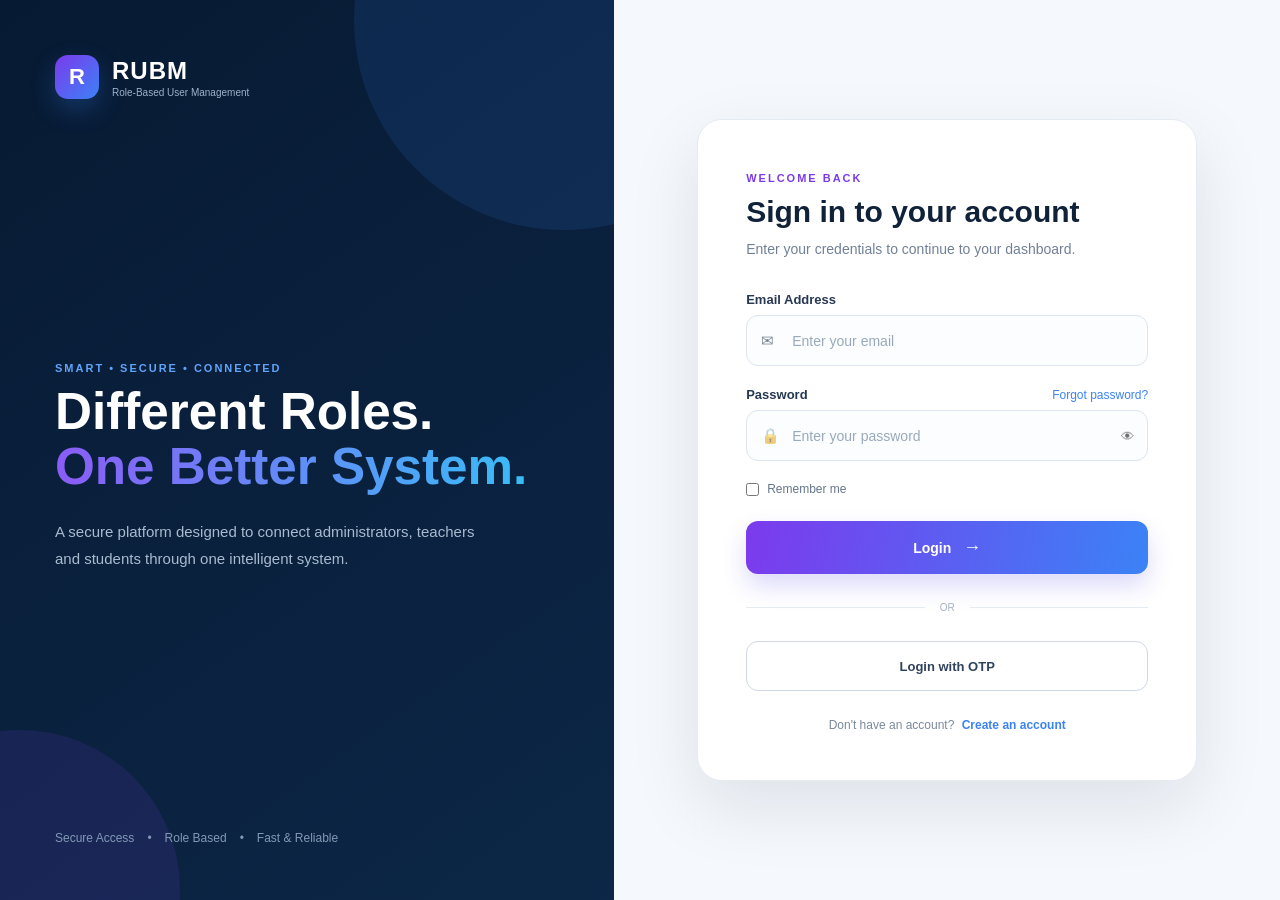
<file: frontend/index.html>
<!DOCTYPE html>
<html lang="en">
<head>
    <meta charset="UTF-8">
    <meta name="viewport" content="width=device-width, initial-scale=1.0">

    <title>RUBM | Login</title>

    <link rel="stylesheet" href="css/style.css">
</head>

<body>

    <div class="login-page">

        <!-- Left Branding Section -->
        <section class="brand-section">

            <div class="brand-logo">
                <div class="logo-icon">R</div>
                <div>
                    <h1>RUBM</h1>
                    <p>Role-Based User Management</p>
                </div>
            </div>

            <div class="brand-content">
                <span class="small-label">SMART • SECURE • CONNECTED</span>

                <h2>
                    Different Roles.<br>
                    <span>One Better System.</span>
                </h2>

                <p>
                    A secure platform designed to connect
                    administrators, teachers and students
                    through one intelligent system.
                </p>
            </div>

            <div class="brand-footer">
                <span>Secure Access</span>
                <span>•</span>
                <span>Role Based</span>
                <span>•</span>
                <span>Fast & Reliable</span>
            </div>

        </section>


        <!-- Right Login Section -->
        <section class="login-section">

            <div class="login-card">

                <div class="mobile-logo">
                    <div class="logo-icon">R</div>
                    <div>
                        <h1>RUBM</h1>
                        <p>Role-Based User Management</p>
                    </div>
                </div>

                <div class="login-header">
                    <span class="welcome-text">WELCOME BACK</span>

                    <h2>Sign in to your account</h2>

                    <p>
                        Enter your credentials to continue
                        to your dashboard.
                    </p>
                </div>


                <form id="loginForm">

                    <!-- Email -->
                    <div class="input-group">

                        <label for="email">Email Address</label>

                        <div class="input-wrapper">
                            <span class="input-icon">✉</span>

                            <input
                                type="email"
                                id="email"
                                placeholder="Enter your email"
                                required
                            >
                        </div>

                    </div>


                    <!-- Password -->
                    <div class="input-group">

                        <div class="password-label">
                            <label for="password">Password</label>

                            <a href="forgot-password.html">
                                Forgot password?
                            </a>
                        </div>

                        <div class="input-wrapper">

                            <span class="input-icon">🔒</span>

                            <input
                                type="password"
                                id="password"
                                placeholder="Enter your password"
                                required
                            >

                            <button
                                type="button"
                                class="show-password"
                                id="togglePassword"
                            >
                                👁
                            </button>

                        </div>

                    </div>


                    <!-- Remember Me -->
                    <div class="login-options">

                        <label class="remember">
                            <input type="checkbox" id="rememberMe">
                            <span>Remember me</span>
                        </label>

                    </div>


                    <!-- Login Button -->
                    <button
                        type="submit"
                        class="login-button"
                    >
                        <span>Login</span>
                        <span class="arrow">→</span>
                    </button>

                </form>


                <!-- Divider -->
                <div class="divider">
                    <span>OR</span>
                </div>


                <!-- OTP Login -->
                <button
                    type="button"
                    class="otp-button"
                >
                    Login with OTP
                </button>


                <!-- Register -->
                <div class="register-section">

                    <span>Don't have an account?</span>

                    <a href="register.html">
                        Create an account
                    </a>

                </div>

            </div>

        </section>

    </div>


    <script src="js/auth.js"></script>

</body>
</html>
</file>
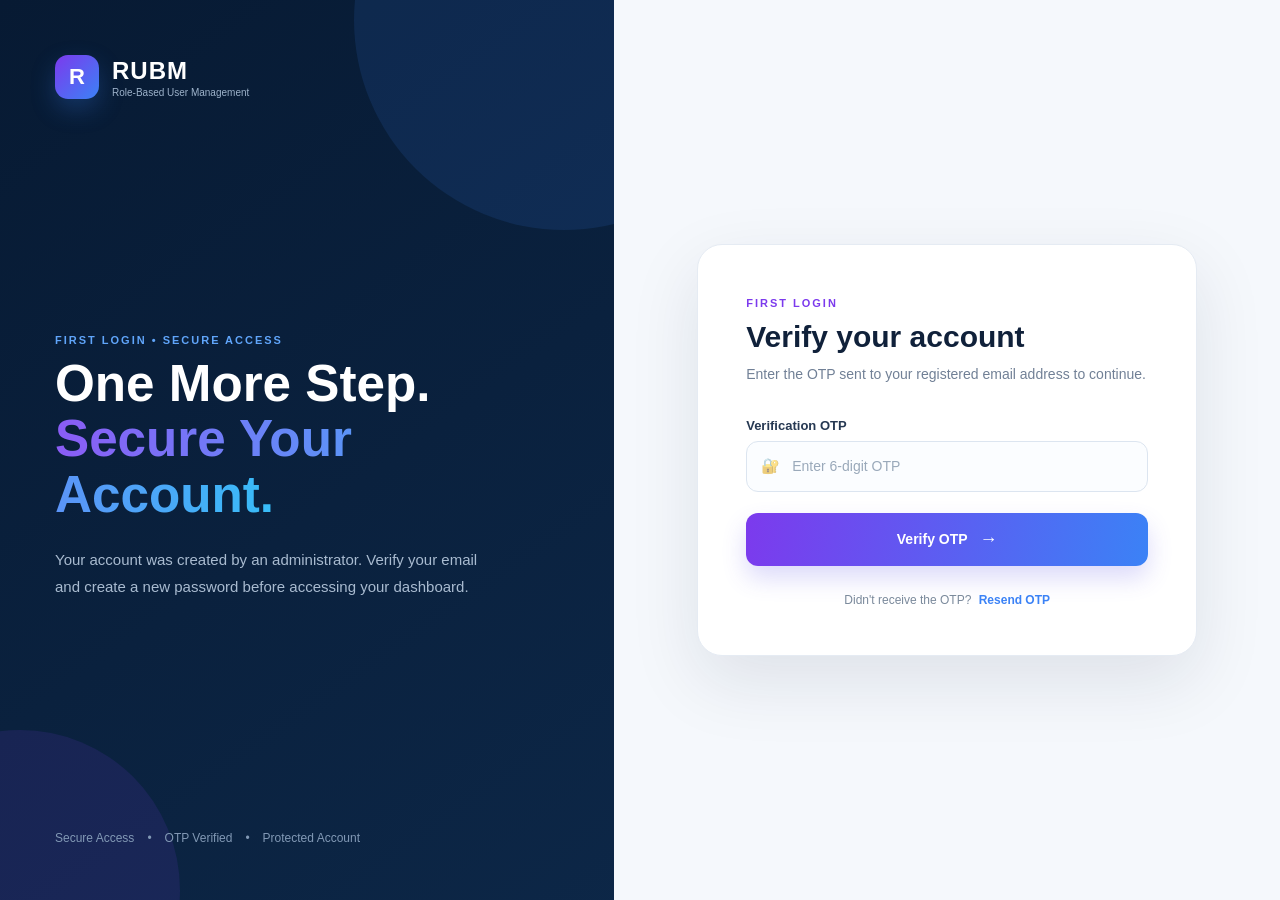
<file: frontend/first-login.html>
<!DOCTYPE html>
<html lang="en">

<head>

    <meta charset="UTF-8">
    <meta name="viewport" content="width=device-width, initial-scale=1.0">

    <title>RUBM | First Login</title>

    <link rel="stylesheet" href="css/style.css">

</head>


<body>

    <div class="login-page">

        <!-- Left Branding Section -->

        <section class="brand-section">

            <div class="brand-logo">

                <div class="logo-icon">R</div>

                <div>

                    <h1>RUBM</h1>

                    <p>
                        Role-Based User Management
                    </p>

                </div>

            </div>


            <div class="brand-content">

                <span class="small-label">
                    FIRST LOGIN • SECURE ACCESS
                </span>

                <h2>

                    One More Step.<br>

                    <span>Secure Your Account.</span>

                </h2>

                <p>

                    Your account was created by an administrator.
                    Verify your email and create a new password
                    before accessing your dashboard.

                </p>

            </div>


            <div class="brand-footer">

                <span>Secure Access</span>

                <span>•</span>

                <span>OTP Verified</span>

                <span>•</span>

                <span>Protected Account</span>

            </div>

        </section>



        <!-- First Login Section -->

        <section class="login-section">

            <div class="login-card">


                <!-- Mobile Logo -->

                <div class="mobile-logo">

                    <div class="logo-icon">R</div>

                    <div>

                        <h1>RUBM</h1>

                        <p>
                            Role-Based User Management
                        </p>

                    </div>

                </div>



                <!-- Header -->

                <div class="login-header">

                    <span class="welcome-text">
                        FIRST LOGIN
                    </span>

                    <h2>
                        Verify your account
                    </h2>

                    <p>
                        Enter the OTP sent to your registered
                        email address to continue.
                    </p>

                </div>



                <!-- OTP Form -->

                <form id="firstLoginOTPForm">


                    <div class="input-group">

                        <label for="otp">
                            Verification OTP
                        </label>

                        <div class="input-wrapper">

                            <span class="input-icon">
                                🔐
                            </span>

                            <input
                                type="text"
                                id="otp"
                                placeholder="Enter 6-digit OTP"
                                maxlength="6"
                                required
                            >

                        </div>

                    </div>



                    <!-- Verify Button -->

                    <button
                        type="submit"
                        class="login-button"
                    >

                        <span>
                            Verify OTP
                        </span>

                        <span class="arrow">
                            →
                        </span>

                    </button>


                </form>



                <!-- Resend -->

                <div class="register-section">

                    <span>
                        Didn't receive the OTP?
                    </span>

                    <a
                        href="#"
                        id="resendFirstLoginOTP"
                    >
                        Resend OTP
                    </a>

                </div>


            </div>

        </section>

    </div>


    <script src="js/first-login.js?v=2"></script>

</body>

</html>
</file>
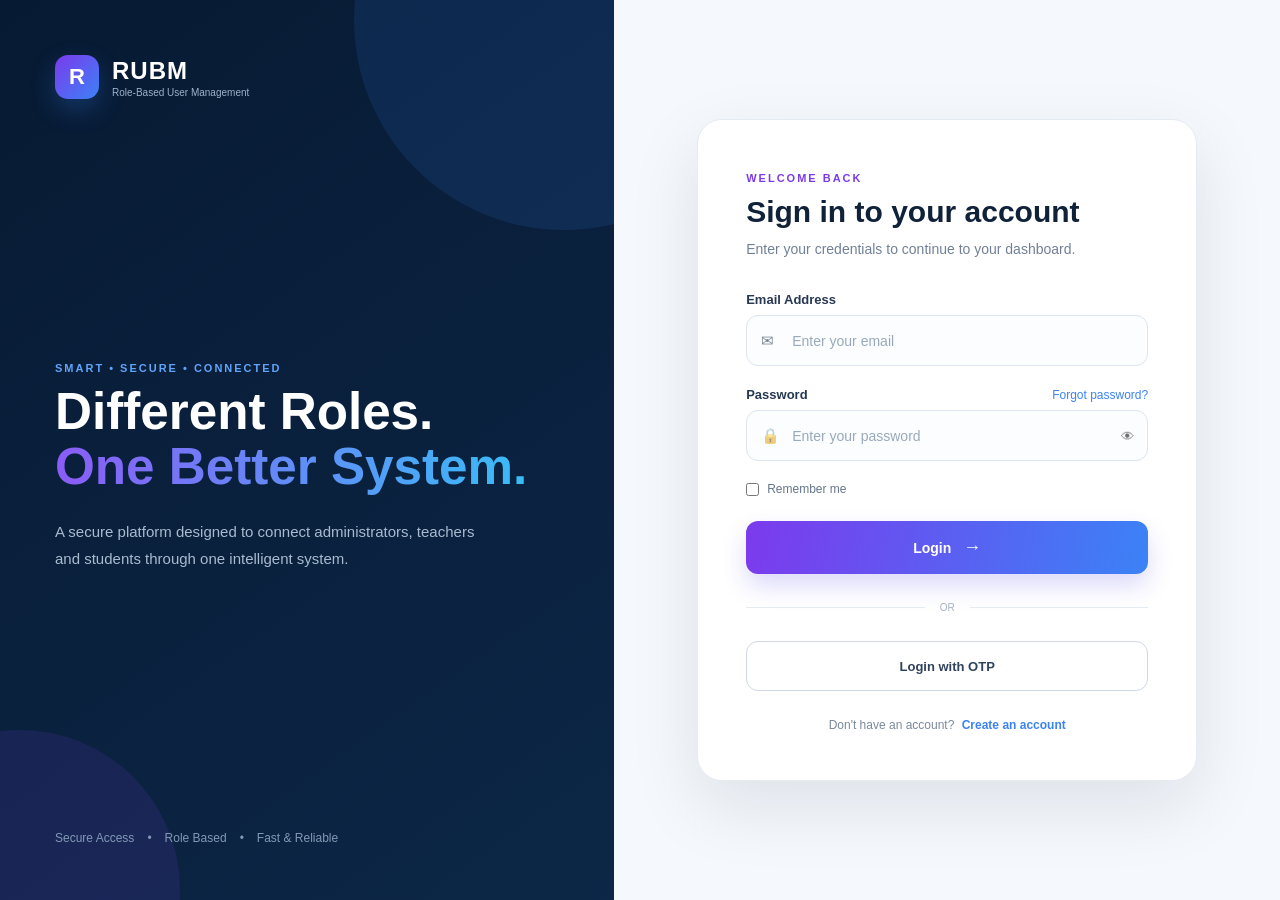
<file: frontend/student/dashboard.html>
<!DOCTYPE html>
<html lang="en">

<head>

    <meta charset="UTF-8">

    <meta
        name="viewport"
        content="width=device-width, initial-scale=1.0"
    >

    <title>RUBM | Student Dashboard</title>

    <link
        rel="stylesheet"
        href="../css/style.css"
    >

</head>


<body>

    <div class="dashboard-page">

        <!-- ================================
             HEADER
        ================================= -->

        <header class="dashboard-header">

            <div class="dashboard-logo">

                <div class="logo-icon">
                    R
                </div>

                <div>

                    <h1>
                        RUBM
                    </h1>

                    <p>
                        Role-Based User Management
                    </p>

                </div>

            </div>


            <div class="dashboard-user">

                <span class="role-badge">
                    STUDENT
                </span>

                <button
                    id="logoutButton"
                    class="logout-button"
                >
                    Logout
                </button>

            </div>

        </header>


        <!-- ================================
             MAIN CONTENT
        ================================= -->

        <main class="dashboard-content">

            <div class="dashboard-heading">

                <span class="small-label">
                    STUDENT PORTAL
                </span>

                <h2>
                    Welcome back 👋
                </h2>

                <p>
                    View your profile and assigned teacher
                    information.
                </p>

            </div>


            <!-- ================================
                 PROFILE SECTION
            ================================= -->

            <section class="dashboard-grid">


                <!-- STUDENT PROFILE -->

                <div class="dashboard-card">

                    <div class="card-header">

                        <div>

                            <span class="card-label">
                                MY PROFILE
                            </span>

                            <h3>
                                Student Information
                            </h3>

                        </div>

                        <div class="card-icon">
                            👤
                        </div>

                    </div>


                    <div class="profile-info">

                        <div class="info-item">

                            <span>
                                Full Name
                            </span>

                            <strong id="studentName">
                                Loading...
                            </strong>

                        </div>


                        <div class="info-item">

                            <span>
                                Email
                            </span>

                            <strong id="studentEmail">
                                Loading...
                            </strong>

                        </div>


                        <div class="info-item">

                            <span>
                                Phone
                            </span>

                            <strong id="studentPhone">
                                Loading...
                            </strong>

                        </div>


                        <div class="info-item">

                            <span>
                                Date of Birth
                            </span>

                            <strong id="studentDob">
                                Loading...
                            </strong>

                        </div>


                        <div class="info-item">

                            <span>
                                Standard
                            </span>

                            <strong id="studentStandard">
                                Loading...
                            </strong>

                        </div>

                    </div>

                </div>


                <!-- ================================
                     TEACHER INFORMATION
                ================================= -->

                <div class="dashboard-card">

                    <div class="card-header">

                        <div>

                            <span class="card-label">
                                MY TEACHER
                            </span>

                            <h3>
                                Assigned Teacher
                            </h3>

                        </div>

                        <div class="card-icon">
                            👨‍🏫
                        </div>

                    </div>


                    <div
                        id="teacherInfo"
                        class="profile-info"
                    >

                        <div class="info-item">

                            <span>
                                Teacher Name
                            </span>

                            <strong id="teacherName">
                                Loading...
                            </strong>

                        </div>


                        <div class="info-item">

                            <span>
                                Email
                            </span>

                            <strong id="teacherEmail">
                                Loading...
                            </strong>

                        </div>


                        <div class="info-item">

                            <span>
                                Subject
                            </span>

                            <strong id="teacherSubject">
                                Loading...
                            </strong>

                        </div>

                    </div>

                </div>


            </section>


            <!-- ================================
                 READ ONLY NOTICE
            ================================= -->

            <div class="dashboard-notice">

                <span class="notice-icon">
                    🔒
                </span>

                <div>

                    <strong>
                        Read-only access
                    </strong>

                    <p>
                        Students can view their own profile
                        and assigned teacher information.
                    </p>

                </div>

            </div>

        </main>

    </div>


    <!-- ================================
         JAVASCRIPT
    ================================= -->

    <script src="../js/student-dashboard.js"></script>

</body>

</html>
</file>
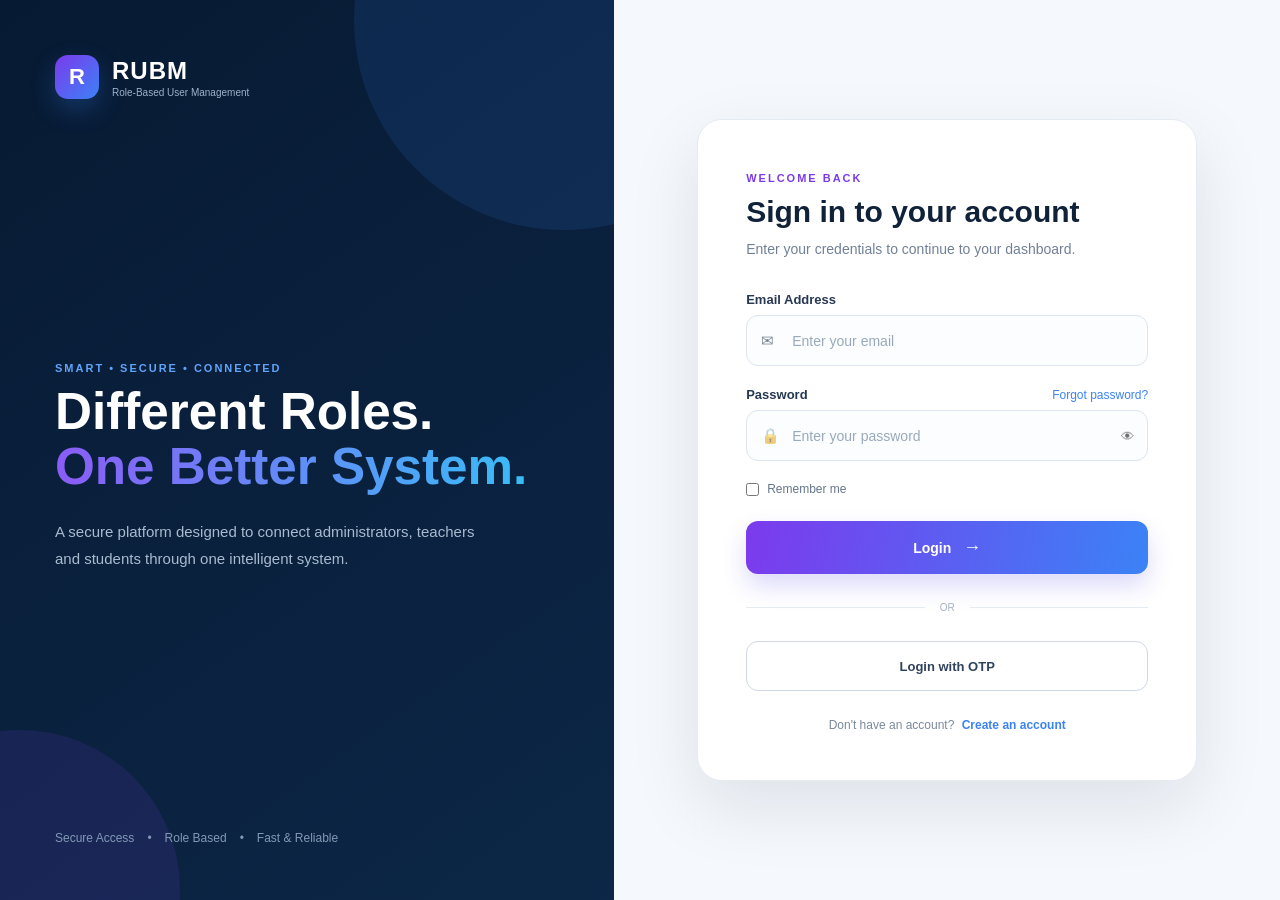
<file: frontend/teacher/dashboard.html>
<!DOCTYPE html>
<html lang="en">

<head>

    <meta charset="UTF-8">

    <meta
        name="viewport"
        content="width=device-width, initial-scale=1.0"
    >

    <title>RUBM | Teacher Dashboard</title>

    <link
        rel="stylesheet"
        href="../css/style.css"
    >

</head>


<body>

    <div class="dashboard-page">

        <!-- =================================
             HEADER
        ================================== -->

        <header class="dashboard-header">

            <div class="dashboard-logo">

                <div class="logo-icon">
                    R
                </div>

                <div>

                    <h1>
                        RUBM
                    </h1>

                    <p>
                        Role-Based User Management
                    </p>

                </div>

            </div>


            <div class="dashboard-user">

                <span class="role-badge">
                    TEACHER
                </span>

                <button
                    id="logoutButton"
                    class="logout-button"
                >
                    Logout
                </button>

            </div>

        </header>


        <!-- =================================
             MAIN CONTENT
        ================================== -->

        <main class="dashboard-content">


            <!-- PAGE HEADING -->

            <div class="dashboard-heading">

                <span class="small-label">
                    TEACHER PORTAL
                </span>

                <h2>
                    Welcome back 👋
                </h2>

                <p>
                    Manage and view the students assigned
                    to you.
                </p>

            </div>


            <!-- =================================
                 STUDENT SECTION
            ================================== -->

            <section class="dashboard-card teacher-students-card">

                <div class="card-header">

                    <div>

                        <span class="card-label">
                            MY STUDENTS
                        </span>

                        <h3>
                            Assigned Students
                        </h3>

                    </div>

                    <div class="card-icon">
                        👨‍🎓
                    </div>

                </div>


                <!-- STUDENT LIST -->

                <div
                    id="studentsContainer"
                    class="students-container"
                >

                    <div class="student-loading">

                        <div class="loading-spinner"></div>

                        <p>
                            Loading students...
                        </p>

                    </div>

                </div>

            </section>


            <!-- =================================
                 ACCESS NOTICE
            ================================== -->

            <div class="dashboard-notice">

                <span class="notice-icon">
                    🔐
                </span>

                <div>

                    <strong>
                        Teacher access
                    </strong>

                    <p>
                        You can view and update only the
                        students assigned to you.
                        Student deletion is not permitted.
                    </p>

                </div>

            </div>


        </main>


        <!-- =================================
             STUDENT EDIT MODAL
        ================================== -->

        <div
            id="studentModal"
            class="student-modal"
        >

            <div class="student-modal-content">


                <!-- MODAL HEADER -->

                <div class="student-modal-header">

                    <div>

                        <span class="card-label">
                            STUDENT PROFILE
                        </span>

                        <h3>
                            View / Edit Student
                        </h3>

                    </div>


                    <button
                        type="button"
                        id="closeStudentModal"
                        class="modal-close-button"
                    >
                        ×
                    </button>

                </div>


                <!-- =================================
                     STUDENT EDIT FORM
                ================================== -->

                <form id="studentEditForm">

                    <input
                        type="hidden"
                        id="editStudentId"
                    >


                    <div class="modal-form-grid">


                        <!-- FULL NAME -->

                        <div class="input-group">

                            <label for="editFullName">
                                Full Name
                            </label>

                            <input
                                type="text"
                                id="editFullName"
                                required
                            >

                        </div>


                        <!-- EMAIL -->

                        <div class="input-group">

                            <label for="editEmail">
                                Email
                            </label>

                            <input
                                type="email"
                                id="editEmail"
                                required
                            >

                        </div>


                        <!-- PHONE -->

                        <div class="input-group">

                            <label for="editPhone">
                                Phone
                            </label>

                            <input
                                type="text"
                                id="editPhone"
                                required
                            >

                        </div>


                        <!-- DATE OF BIRTH -->

                        <div class="input-group">

                            <label for="editDob">
                                Date of Birth
                            </label>

                            <input
                                type="date"
                                id="editDob"
                                required
                            >

                        </div>


                        <!-- STANDARD -->

                        <div class="input-group">

                            <label for="editStandard">
                                Standard
                            </label>

                            <input
                                type="text"
                                id="editStandard"
                                required
                            >

                        </div>

                    </div>


                    <!-- =================================
                         MODAL ACTIONS
                    ================================== -->

                    <div class="modal-actions">

                        <button
                            type="button"
                            id="cancelStudentEdit"
                            class="modal-cancel-button"
                        >
                            Cancel
                        </button>


                        <button
                            type="submit"
                            class="student-action-button modal-save-button"
                        >
                            Save Changes
                        </button>

                    </div>

                </form>

            </div>

        </div>


    </div>


    <!-- =================================
         JAVASCRIPT
    ================================== -->

    <script src="../js/teacher-dashboard.js"></script>

</body>

</html>
</file>
<file: frontend/css/style.css>
* {
    margin: 0;
    padding: 0;
    box-sizing: border-box;
}

:root {
    --navy: #071a33;
    --navy-light: #0d2849;
    --blue: #3b82f6;
    --purple: #7c3aed;
    --text: #10213a;
    --muted: #718096;
    --border: #dce5f0;
    --white: #ffffff;
}

body {
    font-family: "Segoe UI", Arial, sans-serif;
    background: var(--navy);
    color: var(--text);
}

button,
input {
    font-family: inherit;
}


/* ================================
   MAIN PAGE
================================ */

.login-page {
    min-height: 100vh;
    display: grid;
    grid-template-columns: 48% 52%;
}


/* ================================
   BRAND SECTION
================================ */

.brand-section {
    position: relative;
    overflow: hidden;
    padding: 55px;
    display: flex;
    flex-direction: column;
    justify-content: space-between;

    background:
        linear-gradient(
            145deg,
            rgba(7, 26, 51, 0.96),
            rgba(13, 40, 73, 0.90)
        );
}


/* Decorative circles */

.brand-section::before,
.brand-section::after {
    content: "";
    position: absolute;
    border-radius: 50%;
    pointer-events: none;
}

.brand-section::before {
    width: 420px;
    height: 420px;
    top: -190px;
    right: -160px;
    background: rgba(59, 130, 246, 0.12);
}

.brand-section::after {
    width: 320px;
    height: 320px;
    bottom: -150px;
    left: -140px;
    background: rgba(124, 58, 237, 0.12);
}


/* ================================
   LOGO
================================ */

.brand-logo,
.mobile-logo {
    display: flex;
    align-items: center;
    gap: 13px;
    position: relative;
    z-index: 2;
}

.logo-icon {
    width: 44px;
    height: 44px;
    border-radius: 13px;

    display: flex;
    align-items: center;
    justify-content: center;

    background: linear-gradient(
        135deg,
        var(--purple),
        var(--blue)
    );

    color: white;
    font-size: 22px;
    font-weight: 800;

    box-shadow: 0 10px 25px rgba(59, 130, 246, 0.25);
}

.brand-logo h1,
.mobile-logo h1 {
    color: white;
    font-size: 24px;
    letter-spacing: 1px;
}

.brand-logo p,
.mobile-logo p {
    font-size: 10px;
    color: #9db2ca;
    margin-top: 2px;
}


/* ================================
   BRAND CONTENT
================================ */

.brand-content {
    position: relative;
    z-index: 2;
    max-width: 520px;
}

.small-label {
    display: inline-block;
    color: #8fb7ff;
    font-size: 11px;
    font-weight: 700;
    letter-spacing: 2px;
    margin-bottom: 22px;
}

.brand-content h2 {
    color: white;
    font-size: clamp(38px, 4vw, 58px);
    line-height: 1.08;
    margin-bottom: 24px;
}

.brand-content h2 span {
    background: linear-gradient(
        90deg,
        #8b5cf6,
        #38bdf8
    );
    background-clip: text;
    -webkit-background-clip: text;
    -webkit-text-fill-color: transparent;
}

.brand-content p {
    max-width: 430px;
    color: #a9bbd0;
    font-size: 15px;
    line-height: 1.8;
}


/* ================================
   BRAND FOOTER
================================ */

.brand-footer {
    position: relative;
    z-index: 2;

    display: flex;
    gap: 13px;

    color: #8299b5;
    font-size: 12px;
}


/* ================================
   LOGIN SECTION
================================ */

.login-section {
    min-height: 100vh;

    display: flex;
    align-items: center;
    justify-content: center;

    padding: 45px;

    background: #f5f8fc;
}


/* ================================
   LOGIN CARD
================================ */

.login-card {
    width: 100%;
    max-width: 500px;

    background: white;

    border: 1px solid #e5ebf3;

    border-radius: 25px;

    padding: 48px;

    box-shadow:
        0 25px 70px rgba(16, 33, 58, 0.10);
}

.mobile-logo {
    display: none;
}


/* ================================
   LOGIN HEADER
================================ */

.login-header {
    margin-bottom: 32px;
}

.welcome-text {
    color: var(--purple);
    font-size: 11px;
    font-weight: 800;
    letter-spacing: 2px;
}

.login-header h2 {
    font-size: 30px;
    margin-top: 9px;
    color: var(--text);
}

.login-header p {
    color: var(--muted);
    font-size: 14px;
    margin-top: 9px;
    line-height: 1.6;
}


/* ================================
   INPUTS
================================ */

.input-group {
    margin-bottom: 21px;
}

.input-group label {
    display: block;
    font-size: 13px;
    font-weight: 650;
    margin-bottom: 8px;
    color: #263852;
}

.input-wrapper {
    position: relative;
}

.input-icon {
    position: absolute;
    left: 15px;
    top: 50%;
    transform: translateY(-50%);

    font-size: 15px;
    opacity: 0.55;

    pointer-events: none;
}

.input-wrapper input {
    width: 100%;
    height: 51px;

    border: 1px solid var(--border);
    border-radius: 12px;

    padding: 0 45px;

    outline: none;

    font-size: 14px;
    color: var(--text);

    background: #fbfdff;

    transition: 0.25s;
}

.input-wrapper input:focus {
    border-color: var(--blue);

    box-shadow:
        0 0 0 4px rgba(59, 130, 246, 0.10);

    background: white;
}

.input-wrapper input::placeholder {
    color: #9aa9ba;
}


/* ================================
   PASSWORD
================================ */

.password-label {
    display: flex;
    justify-content: space-between;
    align-items: center;
}

.password-label label {
    margin-bottom: 8px;
}

.password-label a {
    color: var(--blue);
    font-size: 12px;
    text-decoration: none;
    margin-bottom: 8px;
}

.password-label a:hover {
    text-decoration: underline;
}

.show-password {
    position: absolute;
    right: 14px;
    top: 50%;
    transform: translateY(-50%);

    border: none;
    background: transparent;

    cursor: pointer;

    opacity: 0.55;
}

.show-password:hover {
    opacity: 1;
}


/* ================================
   REMEMBER ME
================================ */

.login-options {
    margin: 5px 0 25px;
}

.remember {
    display: flex;
    align-items: center;
    gap: 8px;

    color: #65758b;
    font-size: 12px;

    cursor: pointer;
}

.remember input {
    accent-color: var(--blue);
}


/* ================================
   LOGIN BUTTON
================================ */

.login-button {
    width: 100%;
    height: 53px;

    border: none;
    border-radius: 12px;

    background:
        linear-gradient(
            100deg,
            var(--purple),
            var(--blue)
        );

    color: white;

    font-size: 14px;
    font-weight: 700;

    cursor: pointer;

    display: flex;
    align-items: center;
    justify-content: center;
    gap: 12px;

    transition: 0.25s;

    box-shadow:
        0 12px 25px rgba(79, 70, 229, 0.20);
}

.login-button:hover {
    transform: translateY(-2px);

    box-shadow:
        0 16px 30px rgba(79, 70, 229, 0.28);
}

.arrow {
    font-size: 18px;
}


/* ================================
   DIVIDER
================================ */

.divider {
    display: flex;
    align-items: center;
    gap: 15px;

    margin: 28px 0;

    color: #a5b1c1;
    font-size: 10px;
}

.divider::before,
.divider::after {
    content: "";
    height: 1px;
    flex: 1;

    background: #e4eaf1;
}


/* ================================
   OTP BUTTON
================================ */

.otp-button {
    width: 100%;
    height: 50px;

    border: 1px solid #cfd9e6;
    border-radius: 12px;

    background: white;

    color: #30435e;

    font-size: 13px;
    font-weight: 600;

    cursor: pointer;

    transition: 0.25s;
}

.otp-button:hover {
    border-color: var(--blue);
    color: var(--blue);
    background: #f7faff;
}


/* ================================
   REGISTER
================================ */

.register-section {
    text-align: center;

    margin-top: 27px;

    font-size: 12px;
    color: #7a899b;
}

.register-section a {
    margin-left: 4px;

    color: var(--blue);

    font-weight: 700;

    text-decoration: none;
}

.register-section a:hover {
    text-decoration: underline;
}


/* ================================
   RESPONSIVE
================================ */

@media (max-width: 900px) {

    .login-page {
        grid-template-columns: 1fr;
    }

    .brand-section {
        display: none;
    }

    .login-section {
        padding: 25px;
    }

    .login-card {
        max-width: 520px;
    }

    .mobile-logo {
        display: flex;
        margin-bottom: 35px;
    }

    .mobile-logo h1 {
        color: var(--text);
    }

    .mobile-logo p {
        color: var(--muted);
    }
}


@media (max-width: 500px) {

    .login-section {
        padding: 15px;
    }

    .login-card {
        padding: 30px 22px;
        border-radius: 20px;
    }

    .login-header h2 {
        font-size: 25px;
    }

    .brand-footer {
        display: none;
    }
}





/* =========================================
   STUDENT DASHBOARD
========================================= */

.dashboard-page {
    min-height: 100vh;
    background:
        radial-gradient(
            circle at 10% 10%,
            rgba(59, 130, 246, 0.12),
            transparent 30%
        ),
        radial-gradient(
            circle at 90% 90%,
            rgba(139, 92, 246, 0.12),
            transparent 30%
        ),
        #080d1c;
    color: #ffffff;
}


/* =========================================
   DASHBOARD HEADER
========================================= */

.dashboard-header {
    width: 100%;
    padding: 22px 6%;
    display: flex;
    align-items: center;
    justify-content: space-between;

    background: rgba(10, 17, 35, 0.82);
    border-bottom: 1px solid rgba(255, 255, 255, 0.08);

    backdrop-filter: blur(18px);
    -webkit-backdrop-filter: blur(18px);

    position: sticky;
    top: 0;
    z-index: 100;
}


/* =========================================
   LOGO
========================================= */

.dashboard-logo {
    display: flex;
    align-items: center;
    gap: 12px;
}

.dashboard-logo .logo-icon {
    width: 44px;
    height: 44px;

    display: flex;
    align-items: center;
    justify-content: center;

    border-radius: 13px;

    background: linear-gradient(
        135deg,
        #2563eb,
        #7c3aed
    );

    font-size: 20px;
    font-weight: 800;

    box-shadow:
        0 8px 25px rgba(37, 99, 235, 0.3);
}

.dashboard-logo h1 {
    margin: 0;

    font-size: 20px;
    font-weight: 800;
    letter-spacing: 1px;
}

.dashboard-logo p {
    margin: 2px 0 0;

    font-size: 10px;
    color: #8c98b3;

    letter-spacing: 0.5px;
}


/* =========================================
   HEADER USER AREA
========================================= */

.dashboard-user {
    display: flex;
    align-items: center;
    gap: 14px;
}

.role-badge {
    padding: 7px 13px;

    border-radius: 20px;

    background: rgba(59, 130, 246, 0.12);
    border: 1px solid rgba(59, 130, 246, 0.28);

    color: #60a5fa;

    font-size: 11px;
    font-weight: 700;
    letter-spacing: 1px;
}


/* =========================================
   LOGOUT BUTTON
========================================= */

.logout-button {
    border: none;
    outline: none;

    padding: 10px 18px;

    border-radius: 10px;

    background: rgba(255, 255, 255, 0.06);
    border: 1px solid rgba(255, 255, 255, 0.1);

    color: #ffffff;

    font-size: 13px;
    font-weight: 600;

    cursor: pointer;

    transition:
        background 0.25s ease,
        transform 0.25s ease,
        border-color 0.25s ease;
}

.logout-button:hover {
    background: rgba(239, 68, 68, 0.14);
    border-color: rgba(239, 68, 68, 0.35);

    transform: translateY(-2px);
}


/* =========================================
   MAIN CONTENT
========================================= */

.dashboard-content {
    width: min(1180px, 88%);

    margin: 0 auto;

    padding: 65px 0 70px;
}


/* =========================================
   DASHBOARD HEADING
========================================= */

.dashboard-heading {
    margin-bottom: 38px;
}

.small-label {
    display: inline-block;

    margin-bottom: 10px;

    color: #60a5fa;

    font-size: 11px;
    font-weight: 700;

    letter-spacing: 2px;
}

.dashboard-heading h2 {
    margin: 0 0 8px;

    font-size: clamp(30px, 4vw, 42px);

    font-weight: 800;

    letter-spacing: -1px;
}

.dashboard-heading p {
    margin: 0;

    color: #8c98b3;

    font-size: 15px;
    line-height: 1.6;
}


/* =========================================
   DASHBOARD GRID
========================================= */

.dashboard-grid {
    display: grid;

    grid-template-columns:
        repeat(2, minmax(0, 1fr));

    gap: 24px;
}


/* =========================================
   DASHBOARD CARD
========================================= */

.dashboard-card {
    padding: 28px;

    border-radius: 20px;

    background:
        linear-gradient(
            145deg,
            rgba(19, 29, 54, 0.88),
            rgba(10, 17, 35, 0.92)
        );

    border: 1px solid rgba(255, 255, 255, 0.08);

    box-shadow:
        0 20px 50px rgba(0, 0, 0, 0.25);

    backdrop-filter: blur(18px);
    -webkit-backdrop-filter: blur(18px);

    transition:
        transform 0.3s ease,
        border-color 0.3s ease,
        box-shadow 0.3s ease;
}

.dashboard-card:hover {
    transform: translateY(-4px);

    border-color: rgba(96, 165, 250, 0.22);

    box-shadow:
        0 25px 60px rgba(0, 0, 0, 0.32);
}


/* =========================================
   CARD HEADER
========================================= */

.card-header {
    display: flex;
    align-items: center;
    justify-content: space-between;

    padding-bottom: 22px;

    margin-bottom: 6px;

    border-bottom: 1px solid rgba(255, 255, 255, 0.07);
}

.card-label {
    display: block;

    margin-bottom: 6px;

    color: #7c8aa5;

    font-size: 10px;
    font-weight: 700;

    letter-spacing: 1.7px;
}

.card-header h3 {
    margin: 0;

    font-size: 20px;
    font-weight: 700;
}

.card-icon {
    width: 45px;
    height: 45px;

    display: flex;
    align-items: center;
    justify-content: center;

    border-radius: 13px;

    background: rgba(59, 130, 246, 0.1);

    border: 1px solid rgba(59, 130, 246, 0.15);

    font-size: 20px;
}


/* =========================================
   PROFILE INFORMATION
========================================= */

.profile-info {
    display: flex;
    flex-direction: column;
}

.info-item {
    display: flex;
    align-items: center;
    justify-content: space-between;

    gap: 20px;

    padding: 16px 0;

    border-bottom: 1px solid rgba(255, 255, 255, 0.055);
}

.info-item:last-child {
    border-bottom: none;
}

.info-item span {
    color: #7f8ba5;

    font-size: 13px;
}

.info-item strong {
    color: #e8edf7;

    font-size: 14px;
    font-weight: 600;

    text-align: right;

    word-break: break-word;
}


/* =========================================
   READ ONLY NOTICE
========================================= */

.dashboard-notice {
    margin-top: 24px;

    display: flex;
    align-items: center;

    gap: 16px;

    padding: 18px 22px;

    border-radius: 16px;

    background: rgba(59, 130, 246, 0.07);

    border: 1px solid rgba(59, 130, 246, 0.14);
}

.notice-icon {
    width: 40px;
    height: 40px;

    flex-shrink: 0;

    display: flex;
    align-items: center;
    justify-content: center;

    border-radius: 11px;

    background: rgba(59, 130, 246, 0.12);

    font-size: 17px;
}

.dashboard-notice strong {
    display: block;

    margin-bottom: 4px;

    font-size: 14px;
}

.dashboard-notice p {
    margin: 0;

    color: #7f8ba5;

    font-size: 12px;

    line-height: 1.5;
}


/* =========================================
   MOBILE
========================================= */

@media (max-width: 800px) {

    .dashboard-header {
        padding: 18px 5%;
    }

    .dashboard-user {
        gap: 8px;
    }

    .role-badge {
        display: none;
    }

    .dashboard-content {
        width: 90%;
        padding: 45px 0 50px;
    }

    .dashboard-grid {
        grid-template-columns: 1fr;
    }

    .dashboard-card {
        padding: 22px;
    }
}


@media (max-width: 500px) {

    .dashboard-logo p {
        display: none;
    }

    .dashboard-logo h1 {
        font-size: 18px;
    }

    .dashboard-logo .logo-icon {
        width: 40px;
        height: 40px;
    }

    .logout-button {
        padding: 9px 13px;
        font-size: 12px;
    }

    .dashboard-heading h2 {
        font-size: 30px;
    }

    .dashboard-heading p {
        font-size: 13px;
    }

    .card-header h3 {
        font-size: 17px;
    }

    .info-item {
        align-items: flex-start;
        flex-direction: column;
        gap: 5px;
    }

    .info-item strong {
        text-align: left;
    }

    .dashboard-notice {
        align-items: flex-start;
        padding: 16px;
    }
}




/* =========================================
   TEACHER DASHBOARD
========================================= */

.teacher-students-card {
    width: 100%;
}


/* =========================================
   STUDENTS CONTAINER
========================================= */

.students-container {
    display: flex;
    flex-direction: column;
    gap: 12px;

    margin-top: 20px;
}


/* =========================================
   STUDENT ITEM
========================================= */

.student-item {
    display: flex;
    align-items: center;
    justify-content: space-between;

    gap: 20px;

    padding: 18px 20px;

    border-radius: 14px;

    background: rgba(255, 255, 255, 0.035);

    border: 1px solid rgba(255, 255, 255, 0.07);

    transition:
        background 0.25s ease,
        border-color 0.25s ease,
        transform 0.25s ease;
}

.student-item:hover {
    background: rgba(59, 130, 246, 0.07);

    border-color: rgba(96, 165, 250, 0.2);

    transform: translateX(3px);
}


/* =========================================
   STUDENT DETAILS
========================================= */

.student-details {
    display: flex;
    align-items: center;

    gap: 14px;

    min-width: 0;
}

.student-avatar {
    width: 44px;
    height: 44px;

    flex-shrink: 0;

    display: flex;
    align-items: center;
    justify-content: center;

    border-radius: 12px;

    background: linear-gradient(
        135deg,
        #2563eb,
        #7c3aed
    );

    font-size: 17px;
    font-weight: 700;
}

.student-text {
    min-width: 0;
}

.student-text h4 {
    margin: 0 0 4px;

    color: #edf2ff;

    font-size: 15px;
    font-weight: 650;

    white-space: nowrap;
    overflow: hidden;
    text-overflow: ellipsis;
}

.student-text p {
    margin: 0;

    color: #7f8ba5;

    font-size: 12px;

    white-space: nowrap;
    overflow: hidden;
    text-overflow: ellipsis;
}


/* =========================================
   STUDENT META
========================================= */

.student-meta {
    display: flex;
    align-items: center;

    gap: 8px;

    margin-left: auto;
}

.standard-badge {
    padding: 6px 10px;

    border-radius: 8px;

    background: rgba(139, 92, 246, 0.1);

    border: 1px solid rgba(139, 92, 246, 0.18);

    color: #a78bfa;

    font-size: 11px;
    font-weight: 600;
}


/* =========================================
   VIEW / EDIT BUTTON
========================================= */

.student-action-button {
    padding: 9px 14px;

    border: 1px solid rgba(96, 165, 250, 0.2);

    border-radius: 9px;

    background: rgba(59, 130, 246, 0.08);

    color: #60a5fa;

    font-size: 12px;
    font-weight: 600;

    cursor: pointer;

    transition:
        background 0.25s ease,
        border-color 0.25s ease,
        transform 0.25s ease;
}

.student-action-button:hover {
    background: rgba(59, 130, 246, 0.16);

    border-color: rgba(96, 165, 250, 0.4);

    transform: translateY(-1px);
}


/* =========================================
   LOADING STATE
========================================= */

.student-loading {
    display: flex;
    align-items: center;
    justify-content: center;

    flex-direction: column;

    gap: 12px;

    padding: 45px 20px;

    color: #7f8ba5;
}

.student-loading p {
    margin: 0;

    font-size: 13px;
}

.loading-spinner {
    width: 30px;
    height: 30px;

    border-radius: 50%;

    border: 3px solid rgba(255, 255, 255, 0.08);

    border-top-color: #60a5fa;

    animation: teacherSpinner 0.8s linear infinite;
}

@keyframes teacherSpinner {

    to {
        transform: rotate(360deg);
    }

}


/* =========================================
   EMPTY STATE
========================================= */

.student-empty {
    padding: 45px 20px;

    text-align: center;

    color: #7f8ba5;
}

.student-empty-icon {
    font-size: 35px;

    margin-bottom: 12px;
}

.student-empty h4 {
    margin: 0 0 6px;

    color: #dce4f5;

    font-size: 16px;
}

.student-empty p {
    margin: 0;

    font-size: 12px;

    line-height: 1.5;
}


/* =========================================
   MOBILE
========================================= */

@media (max-width: 700px) {

    .student-item {
        align-items: flex-start;

        flex-direction: column;

        gap: 14px;
    }

    .student-meta {
        width: 100%;

        margin-left: 0;

        justify-content: space-between;
    }

    .student-action-button {
        flex: 1;
    }

}


@media (max-width: 450px) {

    .student-details {
        width: 100%;
    }

    .student-avatar {
        width: 40px;
        height: 40px;

        font-size: 15px;
    }

    .student-text h4 {
        font-size: 14px;
    }

    .student-text p {
        font-size: 11px;
    }

    .student-meta {
        gap: 6px;
    }

    .standard-badge {
        font-size: 10px;
    }

}


/* =========================================
   TEACHER STUDENT EDIT MODAL
========================================= */

.student-modal {
    position: fixed;

    inset: 0;

    z-index: 1000;

    display: none;

    align-items: center;
    justify-content: center;

    padding: 25px;

    background: rgba(3, 7, 18, 0.78);

    backdrop-filter: blur(10px);
    -webkit-backdrop-filter: blur(10px);
}


/* =========================================
   SHOW MODAL
========================================= */

.student-modal.active {
    display: flex;
}


/* =========================================
   MODAL CONTENT
========================================= */

.student-modal-content {
    width: min(680px, 100%);

    max-height: 90vh;

    overflow-y: auto;

    padding: 30px;

    border-radius: 22px;

    background:
        linear-gradient(
            145deg,
            rgba(20, 30, 56, 0.98),
            rgba(8, 15, 32, 0.98)
        );

    border: 1px solid rgba(255, 255, 255, 0.1);

    box-shadow:
        0 30px 80px rgba(0, 0, 0, 0.5);

    animation: studentModalOpen 0.25s ease;
}


@keyframes studentModalOpen {

    from {
        opacity: 0;
        transform: translateY(15px) scale(0.98);
    }

    to {
        opacity: 1;
        transform: translateY(0) scale(1);
    }

}


/* =========================================
   MODAL HEADER
========================================= */

.student-modal-header {
    display: flex;

    align-items: flex-start;

    justify-content: space-between;

    gap: 20px;

    padding-bottom: 22px;

    margin-bottom: 24px;

    border-bottom:
        1px solid rgba(255, 255, 255, 0.07);
}


.student-modal-header h3 {
    margin: 0;

    font-size: 22px;

    font-weight: 750;

    color: #ffffff;
}


/* =========================================
   CLOSE BUTTON
========================================= */

.modal-close-button {
    width: 36px;
    height: 36px;

    flex-shrink: 0;

    display: flex;

    align-items: center;
    justify-content: center;

    border: none;

    border-radius: 10px;

    background:
        rgba(255, 255, 255, 0.06);

    color: #9aa6bd;

    font-size: 25px;

    line-height: 1;

    cursor: pointer;

    transition:
        background 0.25s ease,
        color 0.25s ease,
        transform 0.25s ease;
}


.modal-close-button:hover {
    background:
        rgba(239, 68, 68, 0.14);

    color: #f87171;

    transform: rotate(90deg);
}


/* =========================================
   MODAL FORM GRID
========================================= */

.modal-form-grid {
    display: grid;

    grid-template-columns:
        repeat(2, minmax(0, 1fr));

    gap: 20px;
}


/* =========================================
   MODAL INPUT GROUP
========================================= */

.student-modal .input-group {
    display: flex;

    flex-direction: column;

    gap: 8px;
}


.student-modal .input-group label {
    color: #aab5ca;

    font-size: 12px;

    font-weight: 600;
}


.student-modal .input-group input {
    width: 100%;

    box-sizing: border-box;

    padding: 12px 14px;

    border: 1px solid
        rgba(255, 255, 255, 0.09);

    border-radius: 10px;

    outline: none;

    background:
        rgba(255, 255, 255, 0.045);

    color: #ffffff;

    font-family: inherit;

    font-size: 13px;

    transition:
        border-color 0.25s ease,
        background 0.25s ease,
        box-shadow 0.25s ease;
}


.student-modal .input-group input:focus {
    border-color:
        rgba(96, 165, 250, 0.55);

    background:
        rgba(59, 130, 246, 0.06);

    box-shadow:
        0 0 0 3px
        rgba(59, 130, 246, 0.08);
}


.student-modal .input-group input::placeholder {
    color: #66738c;
}


/* DATE INPUT */

.student-modal
.input-group
input[type="date"] {
    color-scheme: dark;
}


/* =========================================
   MODAL ACTIONS
========================================= */

.modal-actions {
    display: flex;

    justify-content: flex-end;

    align-items: center;

    gap: 12px;

    margin-top: 28px;

    padding-top: 22px;

    border-top:
        1px solid rgba(255, 255, 255, 0.07);
}


/* =========================================
   CANCEL BUTTON
========================================= */

.modal-cancel-button {
    padding: 10px 18px;

    border: 1px solid
        rgba(255, 255, 255, 0.1);

    border-radius: 10px;

    background:
        rgba(255, 255, 255, 0.04);

    color: #aab5ca;

    font-size: 13px;

    font-weight: 600;

    cursor: pointer;

    transition:
        background 0.25s ease,
        color 0.25s ease,
        border-color 0.25s ease;
}


.modal-cancel-button:hover {
    background:
        rgba(255, 255, 255, 0.08);

    color: #ffffff;

    border-color:
        rgba(255, 255, 255, 0.18);
}


/* =========================================
   SAVE BUTTON
========================================= */

.modal-save-button {
    min-width: 125px;
}


/* =========================================
   MODAL SCROLLBAR
========================================= */

.student-modal-content::-webkit-scrollbar {
    width: 6px;
}

.student-modal-content::-webkit-scrollbar-track {
    background: transparent;
}

.student-modal-content::-webkit-scrollbar-thumb {
    background:
        rgba(255, 255, 255, 0.12);

    border-radius: 10px;
}


/* =========================================
   MOBILE MODAL
========================================= */

@media (max-width: 650px) {

    .student-modal {
        padding: 15px;
    }

    .student-modal-content {
        padding: 22px;

        border-radius: 18px;

        max-height: 92vh;
    }

    .modal-form-grid {
        grid-template-columns: 1fr;

        gap: 16px;
    }

    .student-modal-header h3 {
        font-size: 19px;
    }

    .modal-actions {
        flex-direction: column-reverse;

        align-items: stretch;
    }

    .modal-cancel-button,
    .modal-save-button {
        width: 100%;
    }

}


@media (max-width: 400px) {

    .student-modal-content {
        padding: 18px;
    }

    .student-modal-header {
        margin-bottom: 20px;
    }

}
</file>
